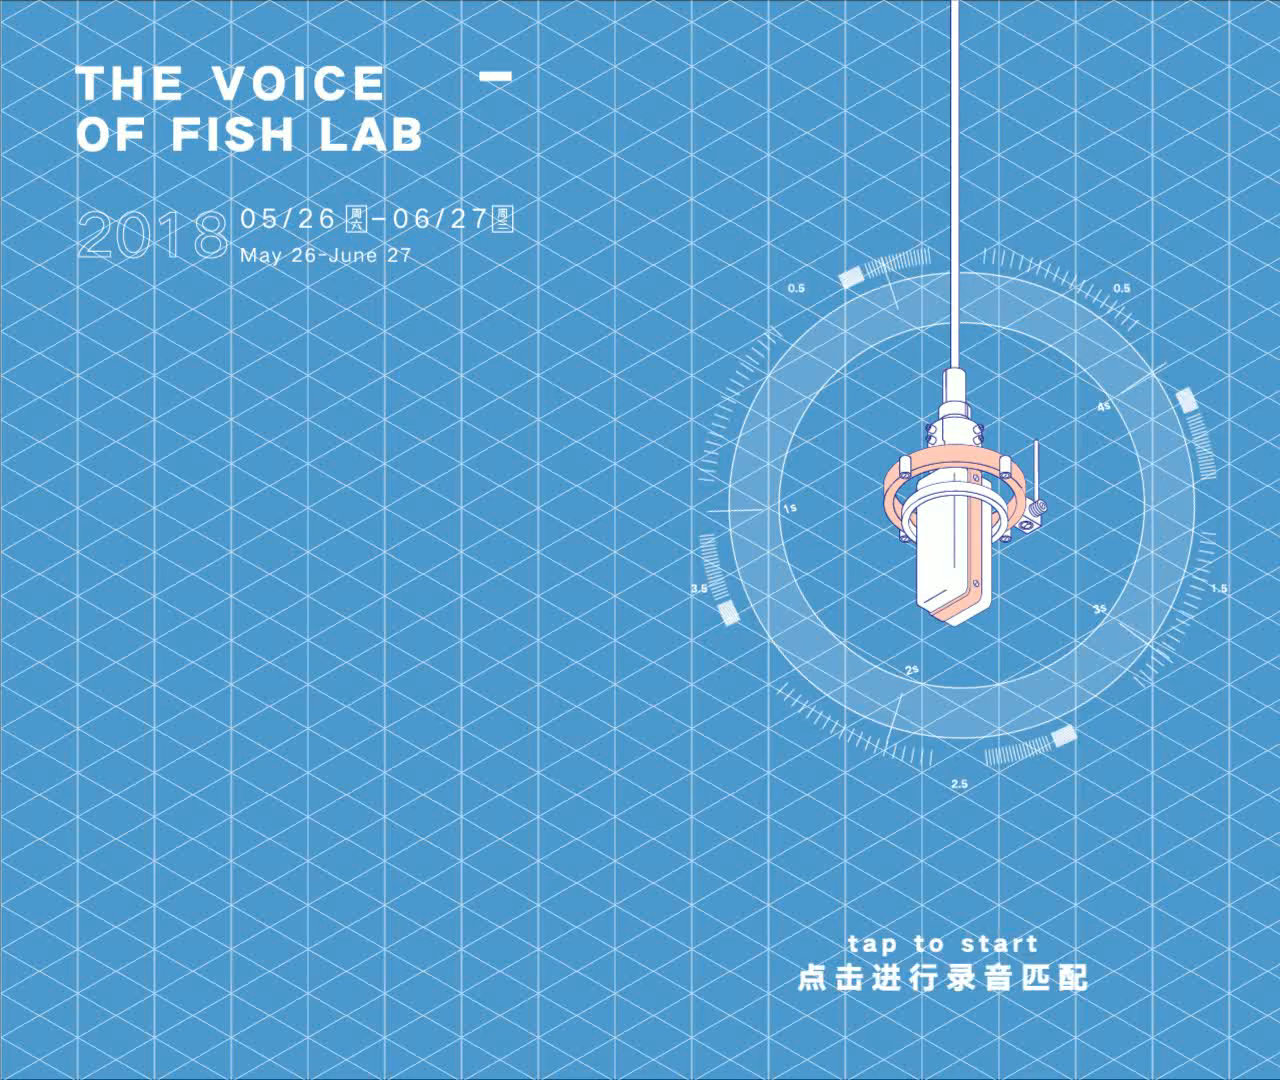
<file: record.html>
<html>

<head>
    <meta charset="UTF-8">
    <meta name="viewport" content="width=device-width, user-scalable=no, initial-scale=1.0, maximum-scale=1.0, minimum-scale=1.0">
    <meta name="apple-mobile-web-capable" content="yes">
    <title>chen</title>
    
    <link rel="shortcut icon" type="image/x-icon" href="images/favicon.ico" />
    <style>
        * {
            padding: 0;
            margin: 0;
        }

        body {
            width: 100%;
            height: 100%;
        }
    </style>
</head>

<body>
    <video src="mv/recording/record.mp4" autoplay loop></video>
    <script>
        document.onkeydown = function (event) {
            var e = event || window.event || arguments.callee.caller.arguments[0];
            if (e && e.keyCode == 13) { // enter 键
                window.location.href = 'recording.html'
            }
        };
    </script>
</body>

</html>
</file>
